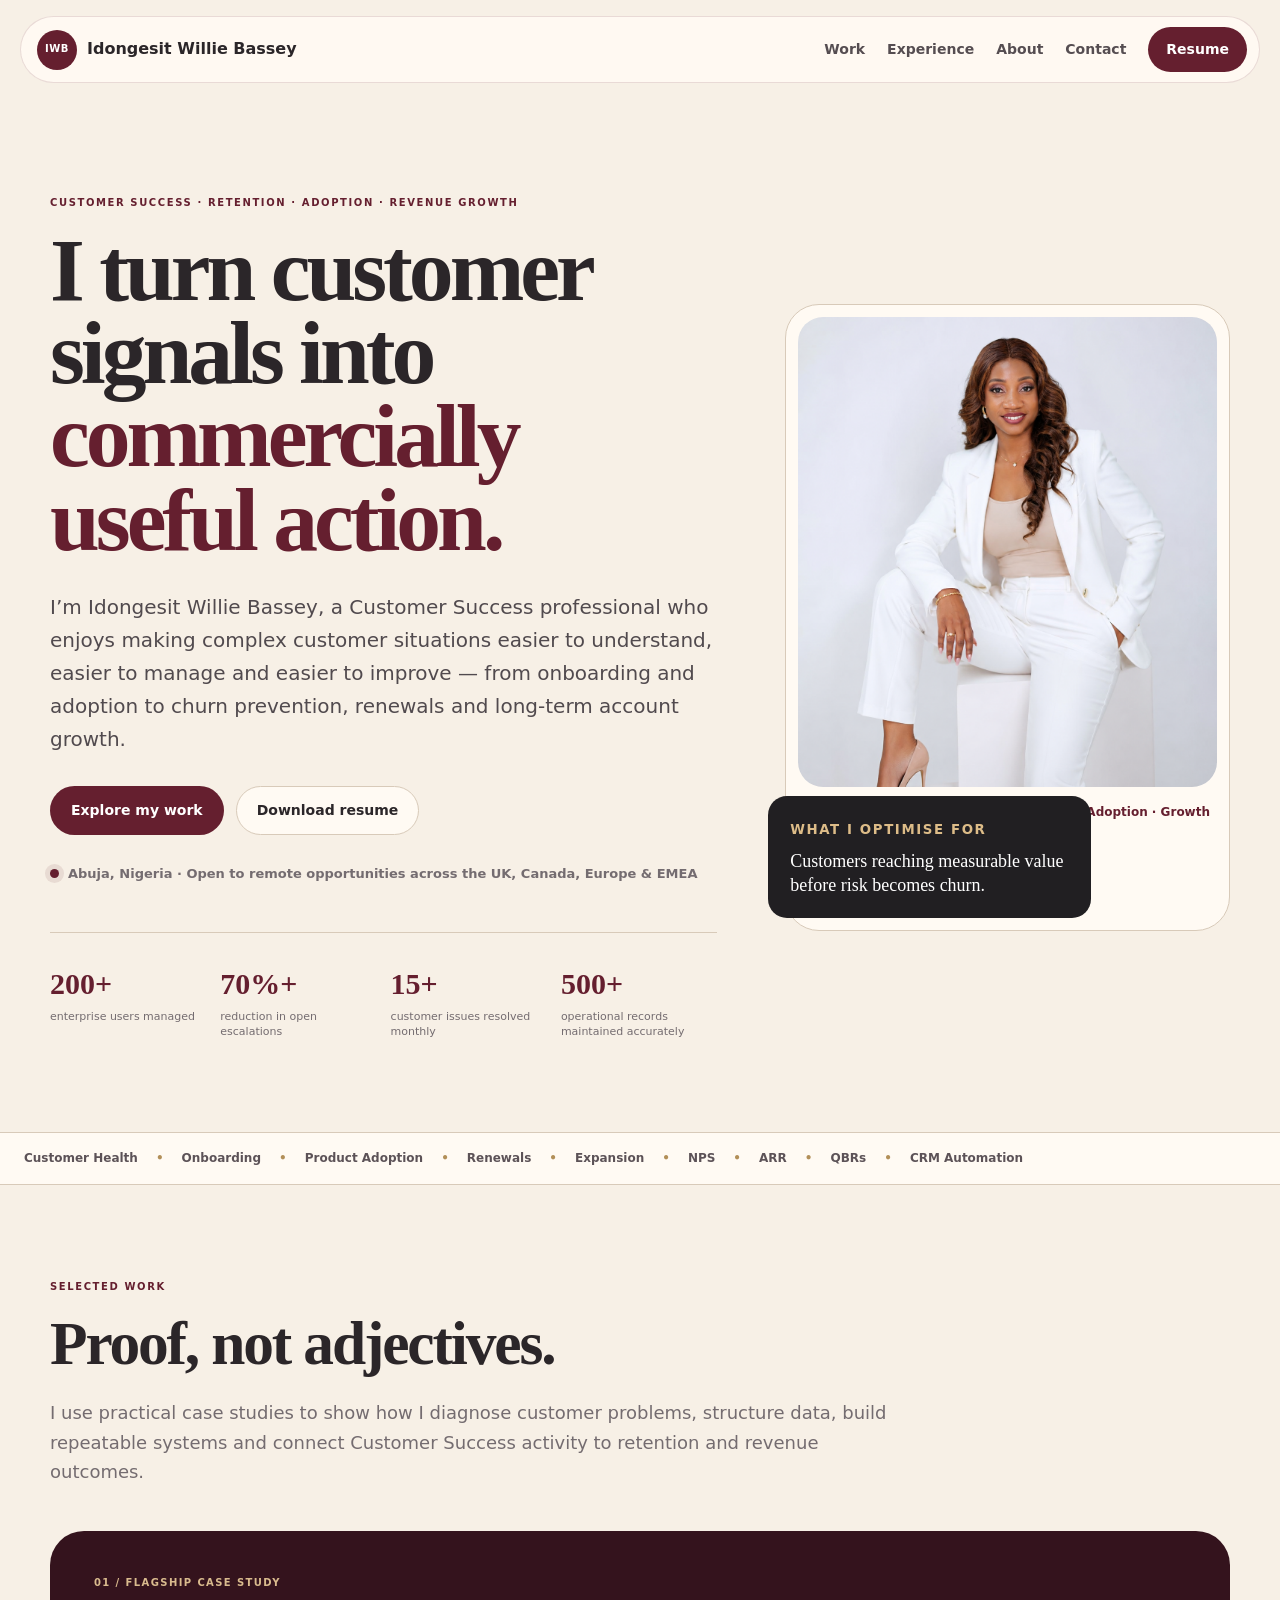
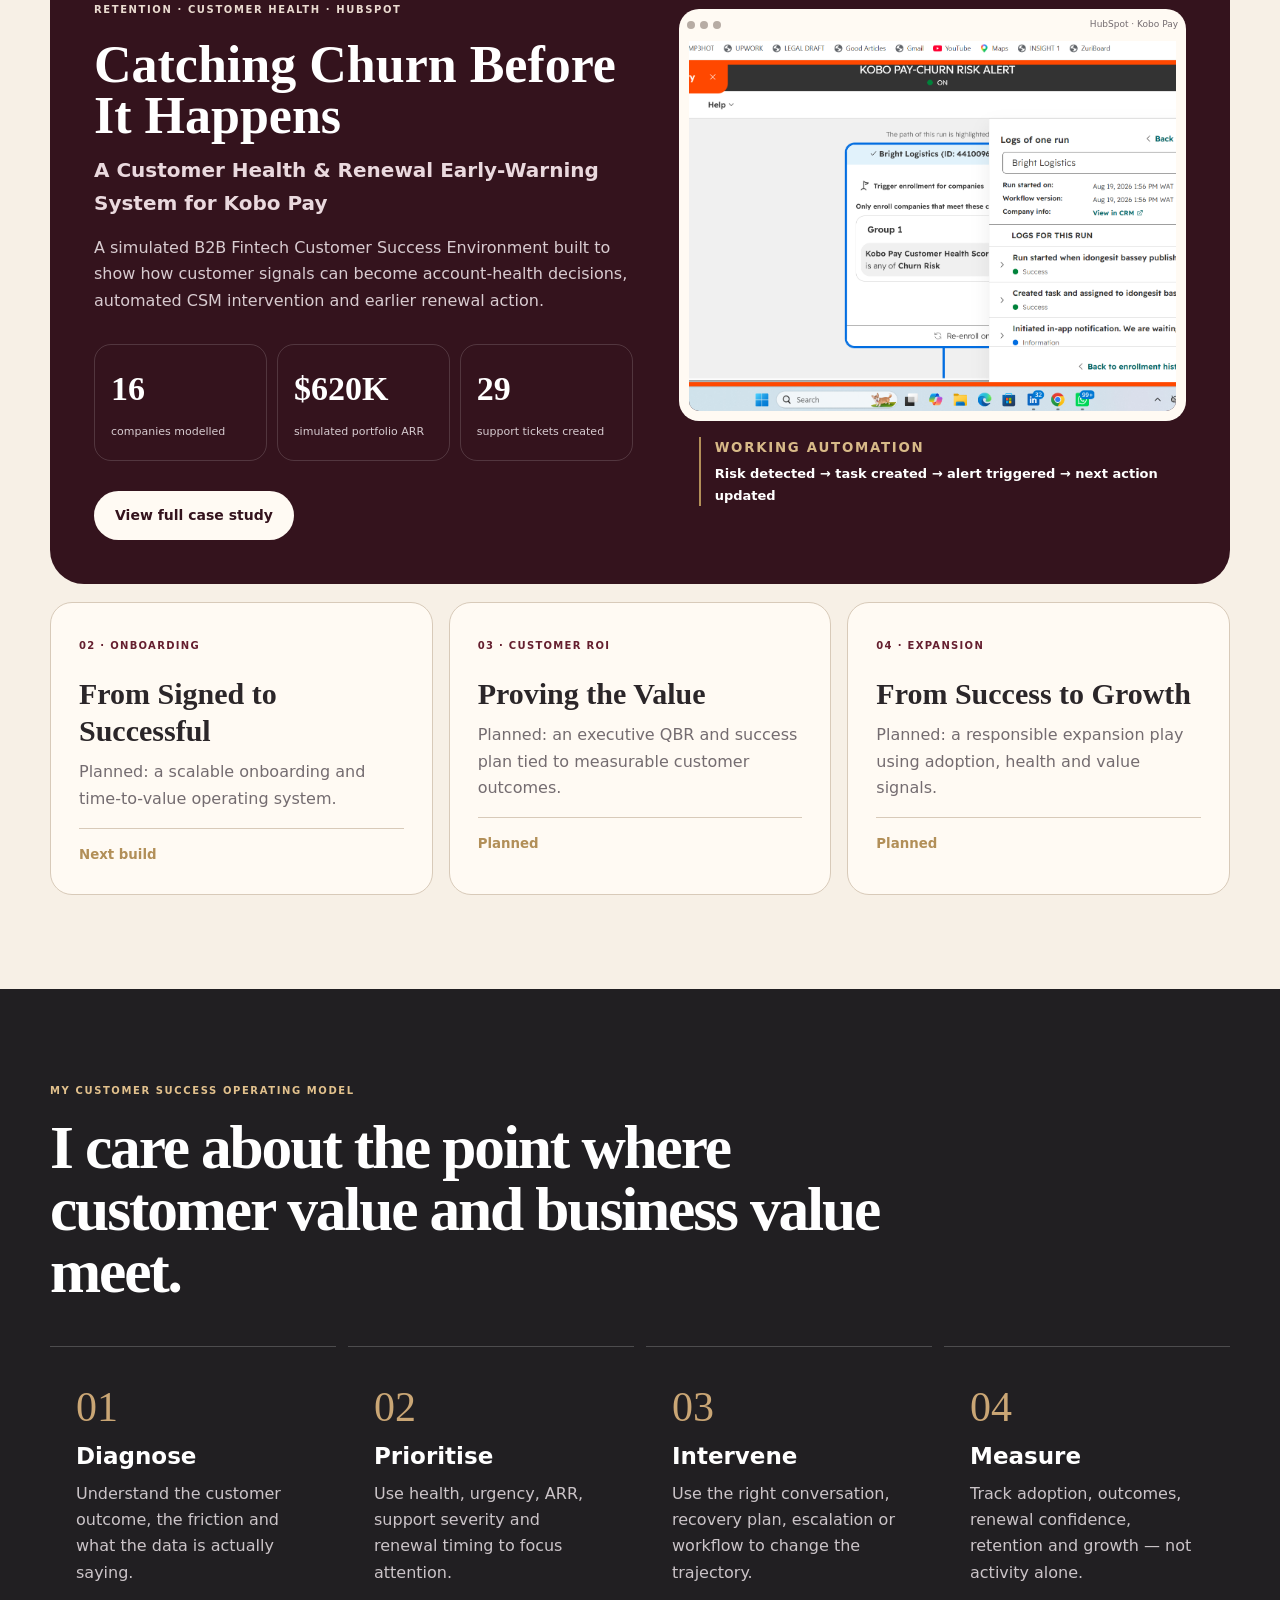
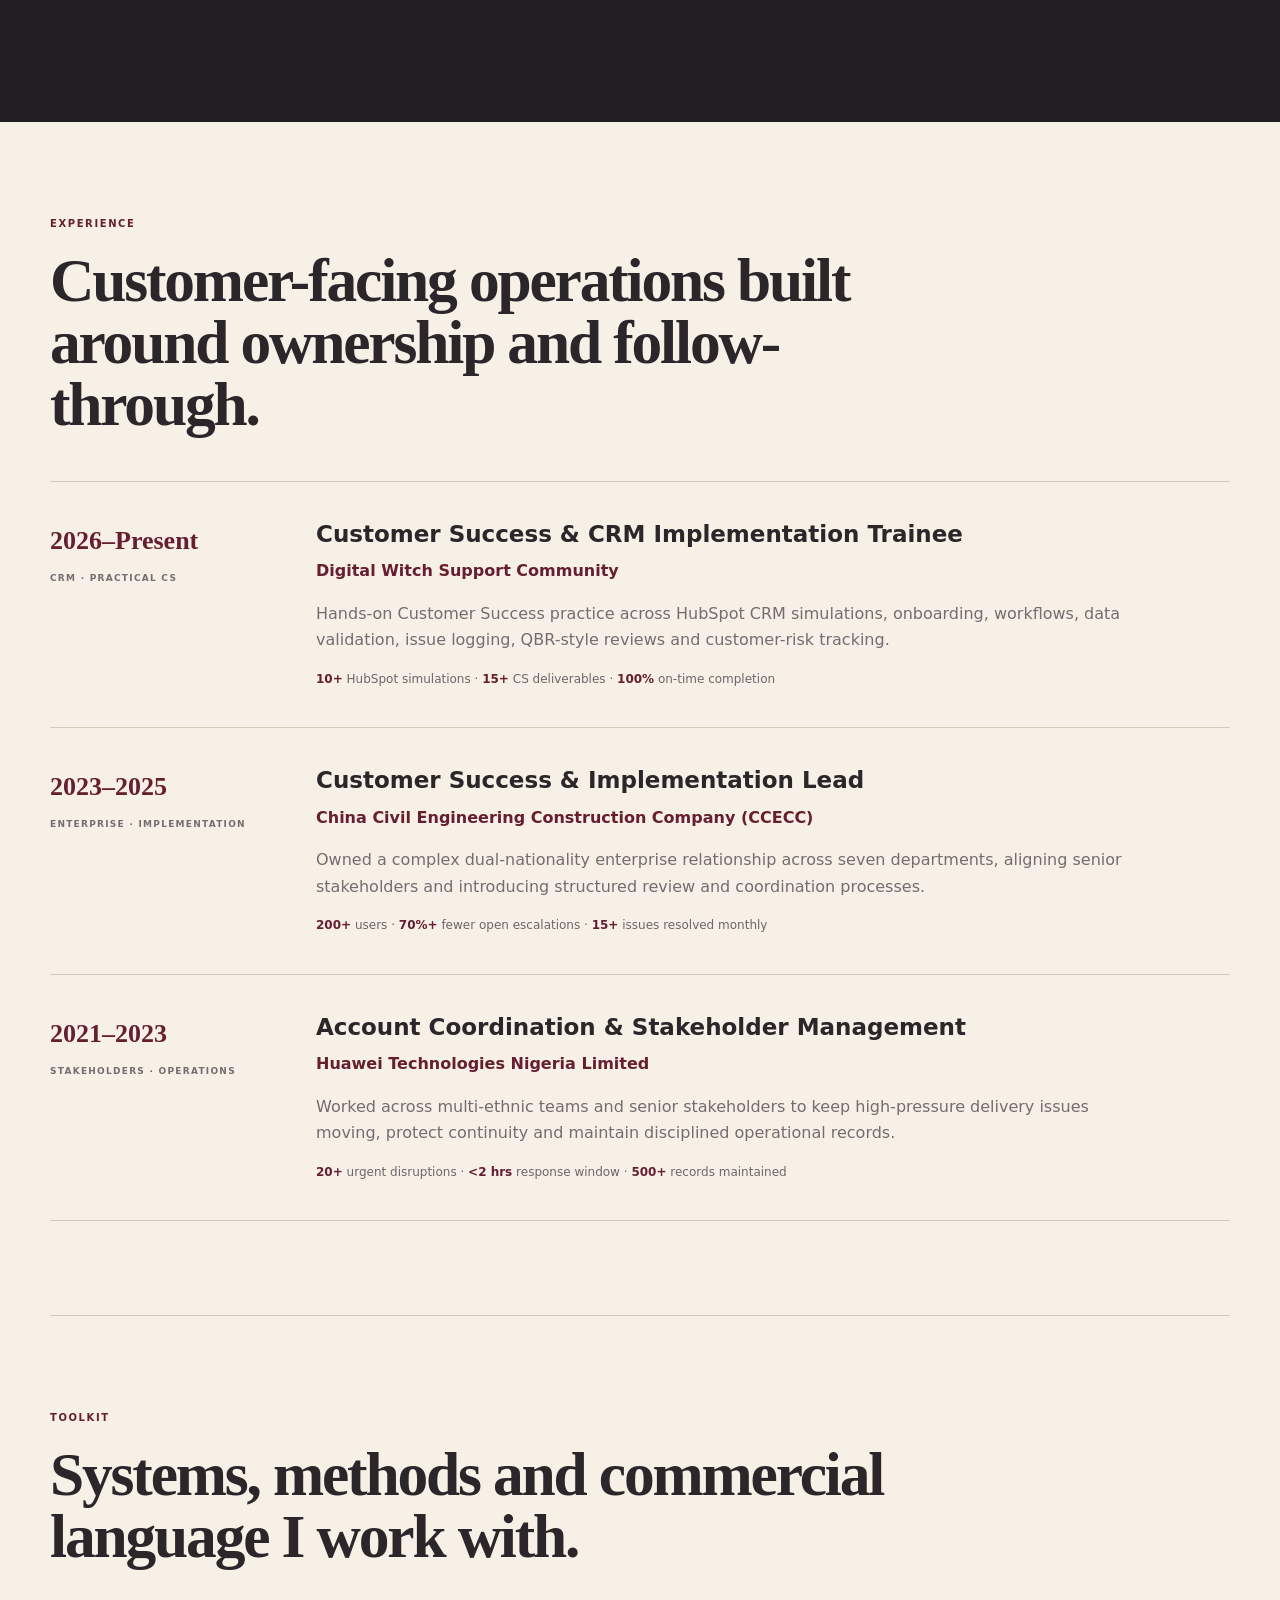
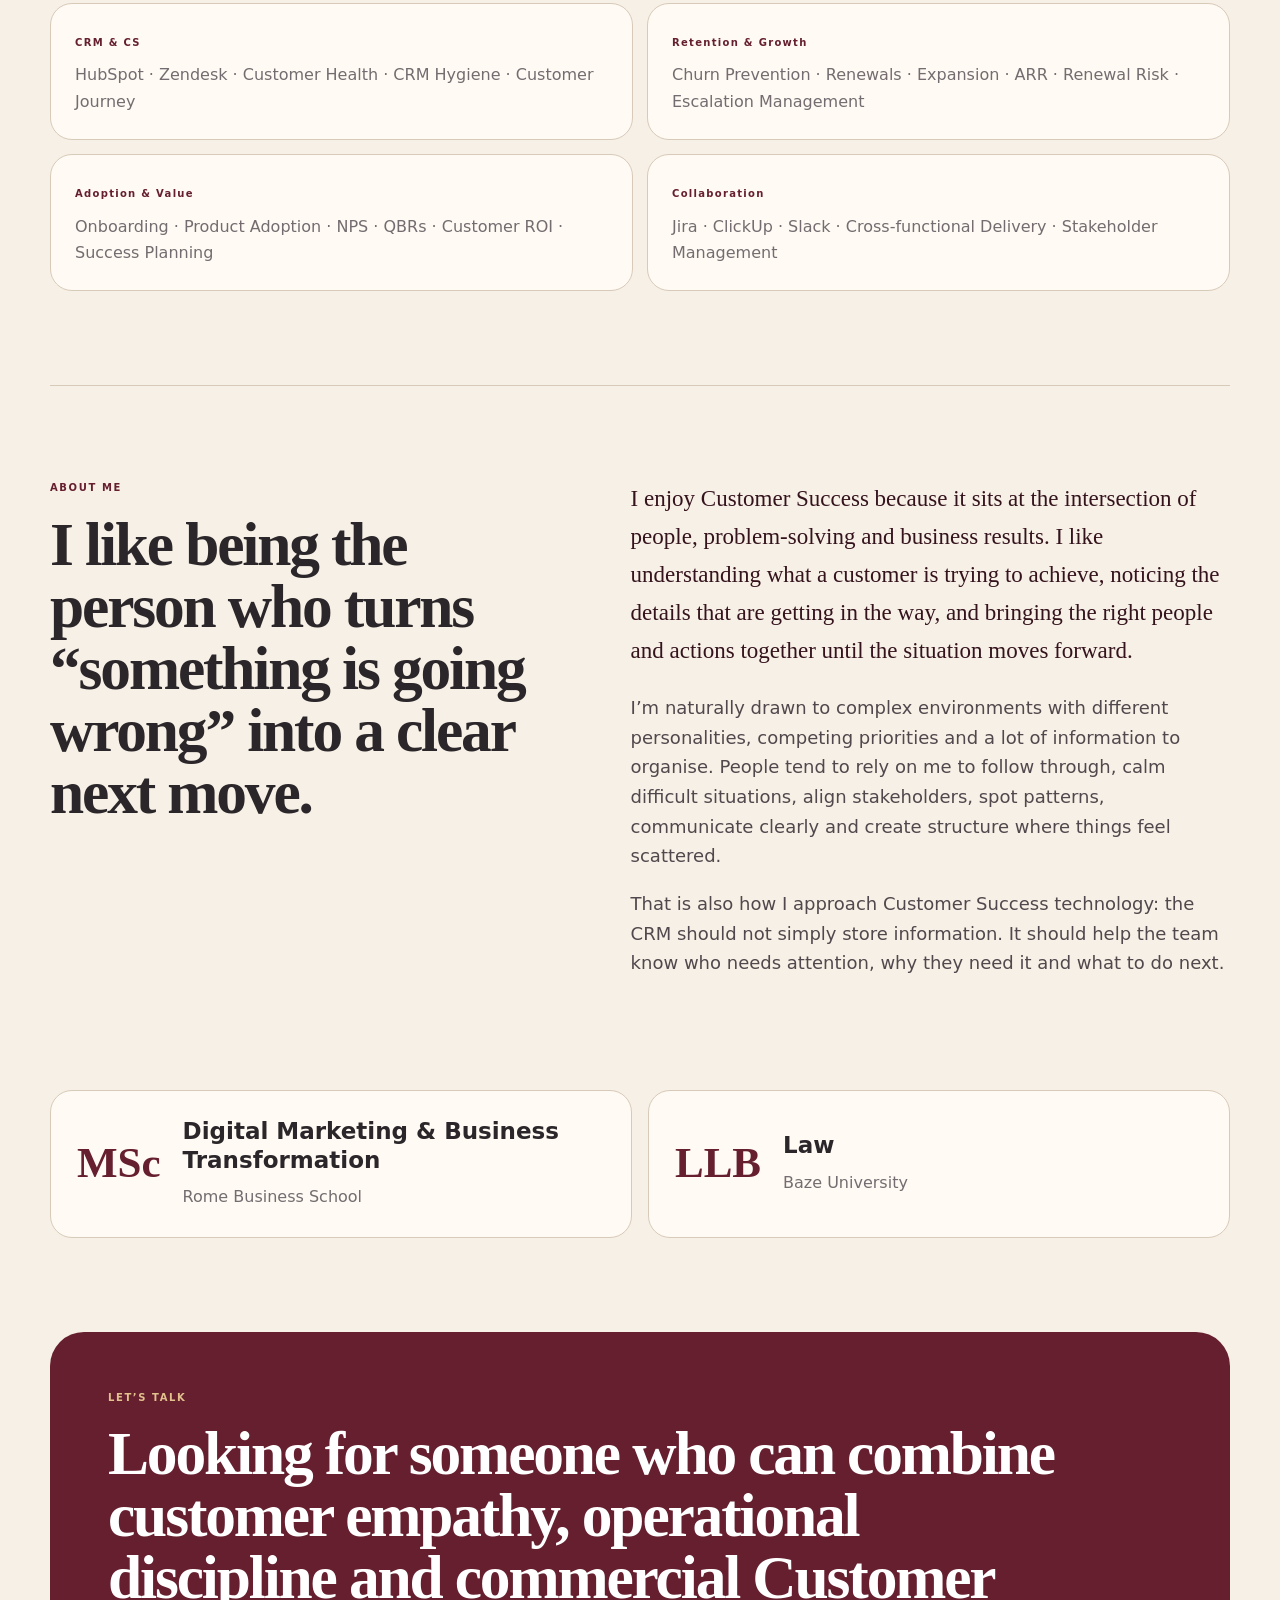
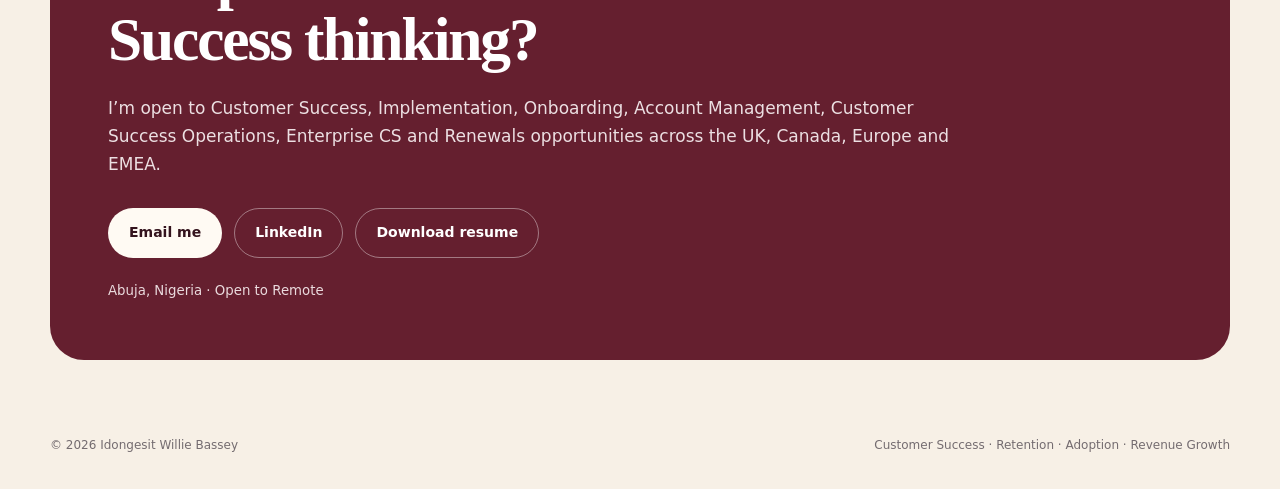
<file: index.html>
<!doctype html>
<html lang="en">
<head>
<meta charset="utf-8"><meta name="viewport" content="width=device-width,initial-scale=1">
<meta name="description" content="Idongesit Willie Bassey — Customer Success portfolio focused on retention, adoption, renewals, customer health and revenue growth.">
<meta name="theme-color" content="#651f2f">
<title>Idongesit Willie Bassey | Customer Success</title>
<link rel="stylesheet" href="styles.css">
</head>
<body>
<header class="nav-shell">
  <a class="brand" href="#top"><span class="monogram">IWB</span><span>Idongesit Willie Bassey</span></a>
  <nav><a href="#work">Work</a><a href="#experience">Experience</a><a href="#about">About</a><a href="#contact">Contact</a></nav>
  <a class="resume-chip" href="assets/resume/Idongesit-Willie-Bassey-Customer-Success-CV.pdf" target="_blank">Resume</a>
</header>

<main id="top">
<section class="hero wrap">
  <div class="hero-copy reveal">
    <p class="eyebrow">CUSTOMER SUCCESS · RETENTION · ADOPTION · REVENUE GROWTH</p>
    <h1>I turn customer signals into <em>commercially useful action.</em></h1>
    <p class="lede">I’m Idongesit Willie Bassey, a Customer Success professional who enjoys making complex customer situations easier to understand, easier to manage and easier to improve — from onboarding and adoption to churn prevention, renewals and long-term account growth.</p>
    <div class="cta-row"><a class="btn primary" href="#work">Explore my work</a><a class="btn ghost" href="assets/resume/Idongesit-Willie-Bassey-Customer-Success-CV.pdf" target="_blank">Download resume</a></div>
    <p class="location"><i></i> Abuja, Nigeria · Open to remote opportunities across the UK, Canada, Europe & EMEA</p>
    <div class="hero-proof">
      <div><strong>200+</strong><span>enterprise users managed</span></div>
      <div><strong>70%+</strong><span>reduction in open escalations</span></div>
      <div><strong>15+</strong><span>customer issues resolved monthly</span></div>
      <div><strong>500+</strong><span>operational records maintained accurately</span></div>
    </div>
  </div>
  <aside class="portrait reveal">
    <div class="photo-slot"><img src="assets/images/idongesit-willie-bassey-professional.png" alt="Professional portrait of Idongesit Willie Bassey"></div>
    <div class="photo-meta"><span>Customer Success</span><b>Retention · Adoption · Growth</b></div>
    <div class="floating-note"><small>WHAT I OPTIMISE FOR</small><p>Customers reaching measurable value before risk becomes churn.</p></div>
  </aside>
</section>

<div class="ticker"><span>Customer Health</span><b>•</b><span>Onboarding</span><b>•</b><span>Product Adoption</span><b>•</b><span>Renewals</span><b>•</b><span>Expansion</span><b>•</b><span>NPS</span><b>•</b><span>ARR</span><b>•</b><span>QBRs</span><b>•</b><span>CRM Automation</span></div>

<section class="wrap block" id="work">
  <div class="intro reveal"><p class="eyebrow">SELECTED WORK</p><h2>Proof, not adjectives.</h2><p>I use practical case studies to show how I diagnose customer problems, structure data, build repeatable systems and connect Customer Success activity to retention and revenue outcomes.</p></div>

  <article class="flagship reveal">
    <div>
      <p class="overline">01 / FLAGSHIP CASE STUDY</p>
      <p class="eyebrow light">RETENTION · CUSTOMER HEALTH · HUBSPOT</p>
      <h3>Catching Churn Before It Happens</h3>
      <h4>A Customer Health & Renewal Early-Warning System for Kobo Pay</h4>
      <p>A simulated B2B Fintech Customer Success Environment built to show how customer signals can become account-health decisions, automated CSM intervention and earlier renewal action.</p>
      <div class="case-metrics"><div><b>16</b><span>companies modelled</span></div><div><b>$620K</b><span>simulated portfolio ARR</span></div><div><b>29</b><span>support tickets created</span></div></div>
      <a class="btn cream" href="kobo-pay.html">View full case study</a>
    </div>
    <div class="proof-window">
      <div class="window-head"><i></i><i></i><i></i><span>HubSpot · Kobo Pay</span></div>
      <img src="assets/images/churn-risk-run-history.png" alt="HubSpot workflow run history proving the Kobo Pay churn automation executed">
      <div class="proof-caption"><small>WORKING AUTOMATION</small><b>Risk detected → task created → alert triggered → next action updated</b></div>
    </div>
  </article>

  <div class="teasers">
    <article class="reveal"><span>02 · ONBOARDING</span><h3>From Signed to Successful</h3><p>Planned: a scalable onboarding and time-to-value operating system.</p><small>Next build</small></article>
    <article class="reveal"><span>03 · CUSTOMER ROI</span><h3>Proving the Value</h3><p>Planned: an executive QBR and success plan tied to measurable customer outcomes.</p><small>Planned</small></article>
    <article class="reveal"><span>04 · EXPANSION</span><h3>From Success to Growth</h3><p>Planned: a responsible expansion play using adoption, health and value signals.</p><small>Planned</small></article>
  </div>
</section>

<section class="dark">
  <div class="wrap block">
    <div class="intro reveal"><p class="eyebrow gold">MY CUSTOMER SUCCESS OPERATING MODEL</p><h2>I care about the point where customer value and business value meet.</h2></div>
    <div class="model">
      <article class="reveal"><span>01</span><h3>Diagnose</h3><p>Understand the customer outcome, the friction and what the data is actually saying.</p></article>
      <article class="reveal"><span>02</span><h3>Prioritise</h3><p>Use health, urgency, ARR, support severity and renewal timing to focus attention.</p></article>
      <article class="reveal"><span>03</span><h3>Intervene</h3><p>Use the right conversation, recovery plan, escalation or workflow to change the trajectory.</p></article>
      <article class="reveal"><span>04</span><h3>Measure</h3><p>Track adoption, outcomes, renewal confidence, retention and growth — not activity alone.</p></article>
    </div>
  </div>
</section>

<section class="wrap block" id="experience">
  <div class="intro reveal"><p class="eyebrow">EXPERIENCE</p><h2>Customer-facing operations built around ownership and follow-through.</h2></div>
  <div class="timeline">
    <article class="reveal"><div><b>2026–Present</b><span>CRM · PRACTICAL CS</span></div><div><h3>Customer Success & CRM Implementation Trainee</h3><p class="company">Digital Witch Support Community</p><p>Hands-on Customer Success practice across HubSpot CRM simulations, onboarding, workflows, data validation, issue logging, QBR-style reviews and customer-risk tracking.</p><aside><b>10+</b> HubSpot simulations · <b>15+</b> CS deliverables · <b>100%</b> on-time completion</aside></div></article>
    <article class="reveal"><div><b>2023–2025</b><span>ENTERPRISE · IMPLEMENTATION</span></div><div><h3>Customer Success & Implementation Lead</h3><p class="company">China Civil Engineering Construction Company (CCECC)</p><p>Owned a complex dual-nationality enterprise relationship across seven departments, aligning senior stakeholders and introducing structured review and coordination processes.</p><aside><b>200+</b> users · <b>70%+</b> fewer open escalations · <b>15+</b> issues resolved monthly</aside></div></article>
    <article class="reveal"><div><b>2021–2023</b><span>STAKEHOLDERS · OPERATIONS</span></div><div><h3>Account Coordination & Stakeholder Management</h3><p class="company">Huawei Technologies Nigeria Limited</p><p>Worked across multi-ethnic teams and senior stakeholders to keep high-pressure delivery issues moving, protect continuity and maintain disciplined operational records.</p><aside><b>20+</b> urgent disruptions · <b>&lt;2 hrs</b> response window · <b>500+</b> records maintained</aside></div></article>
  </div>
</section>

<section class="wrap block toolkit">
  <div class="intro reveal"><p class="eyebrow">TOOLKIT</p><h2>Systems, methods and commercial language I work with.</h2></div>
  <div class="tool-grid">
    <div class="reveal"><span>CRM & CS</span><p>HubSpot · Zendesk · Customer Health · CRM Hygiene · Customer Journey</p></div>
    <div class="reveal"><span>Retention & Growth</span><p>Churn Prevention · Renewals · Expansion · ARR · Renewal Risk · Escalation Management</p></div>
    <div class="reveal"><span>Adoption & Value</span><p>Onboarding · Product Adoption · NPS · QBRs · Customer ROI · Success Planning</p></div>
    <div class="reveal"><span>Collaboration</span><p>Jira · ClickUp · Slack · Cross-functional Delivery · Stakeholder Management</p></div>
  </div>
</section>

<section class="wrap block about" id="about">
  <div class="reveal"><p class="eyebrow">ABOUT ME</p><h2>I like being the person who turns “something is going wrong” into a clear next move.</h2></div>
  <div class="about-copy reveal">
    <p>I enjoy Customer Success because it sits at the intersection of people, problem-solving and business results. I like understanding what a customer is trying to achieve, noticing the details that are getting in the way, and bringing the right people and actions together until the situation moves forward.</p>
    <p>I’m naturally drawn to complex environments with different personalities, competing priorities and a lot of information to organise. People tend to rely on me to follow through, calm difficult situations, align stakeholders, spot patterns, communicate clearly and create structure where things feel scattered.</p>
    <p>That is also how I approach Customer Success technology: the CRM should not simply store information. It should help the team know who needs attention, why they need it and what to do next.</p>
  </div>
</section>

<section class="wrap education">
  <article class="reveal"><b>MSc</b><div><h3>Digital Marketing & Business Transformation</h3><p>Rome Business School</p></div></article>
  <article class="reveal"><b>LLB</b><div><h3>Law</h3><p>Baze University</p></div></article>
</section>

<section class="wrap contact" id="contact">
  <p class="eyebrow gold">LET’S TALK</p>
  <h2>Looking for someone who can combine customer empathy, operational discipline and commercial Customer Success thinking?</h2>
  <p>I’m open to Customer Success, Implementation, Onboarding, Account Management, Customer Success Operations, Enterprise CS and Renewals opportunities across the UK, Canada, Europe and EMEA.</p>
  <div class="cta-row"><a class="btn cream" href="mailto:idongesitbassey1914@gmail.com">Email me</a><a class="btn outline" href="https://linkedin.com/in/idongesit-bassey-the-amazon" target="_blank">LinkedIn</a><a class="btn outline" href="assets/resume/Idongesit-Willie-Bassey-Customer-Success-CV.pdf" target="_blank">Download resume</a></div>
  <small>Abuja, Nigeria · Open to Remote</small>
</section>
</main>

<footer class="wrap"><span>© <span id="year"></span> Idongesit Willie Bassey</span><span>Customer Success · Retention · Adoption · Revenue Growth</span></footer>
<script src="script.js"></script>
</body></html>
</file>
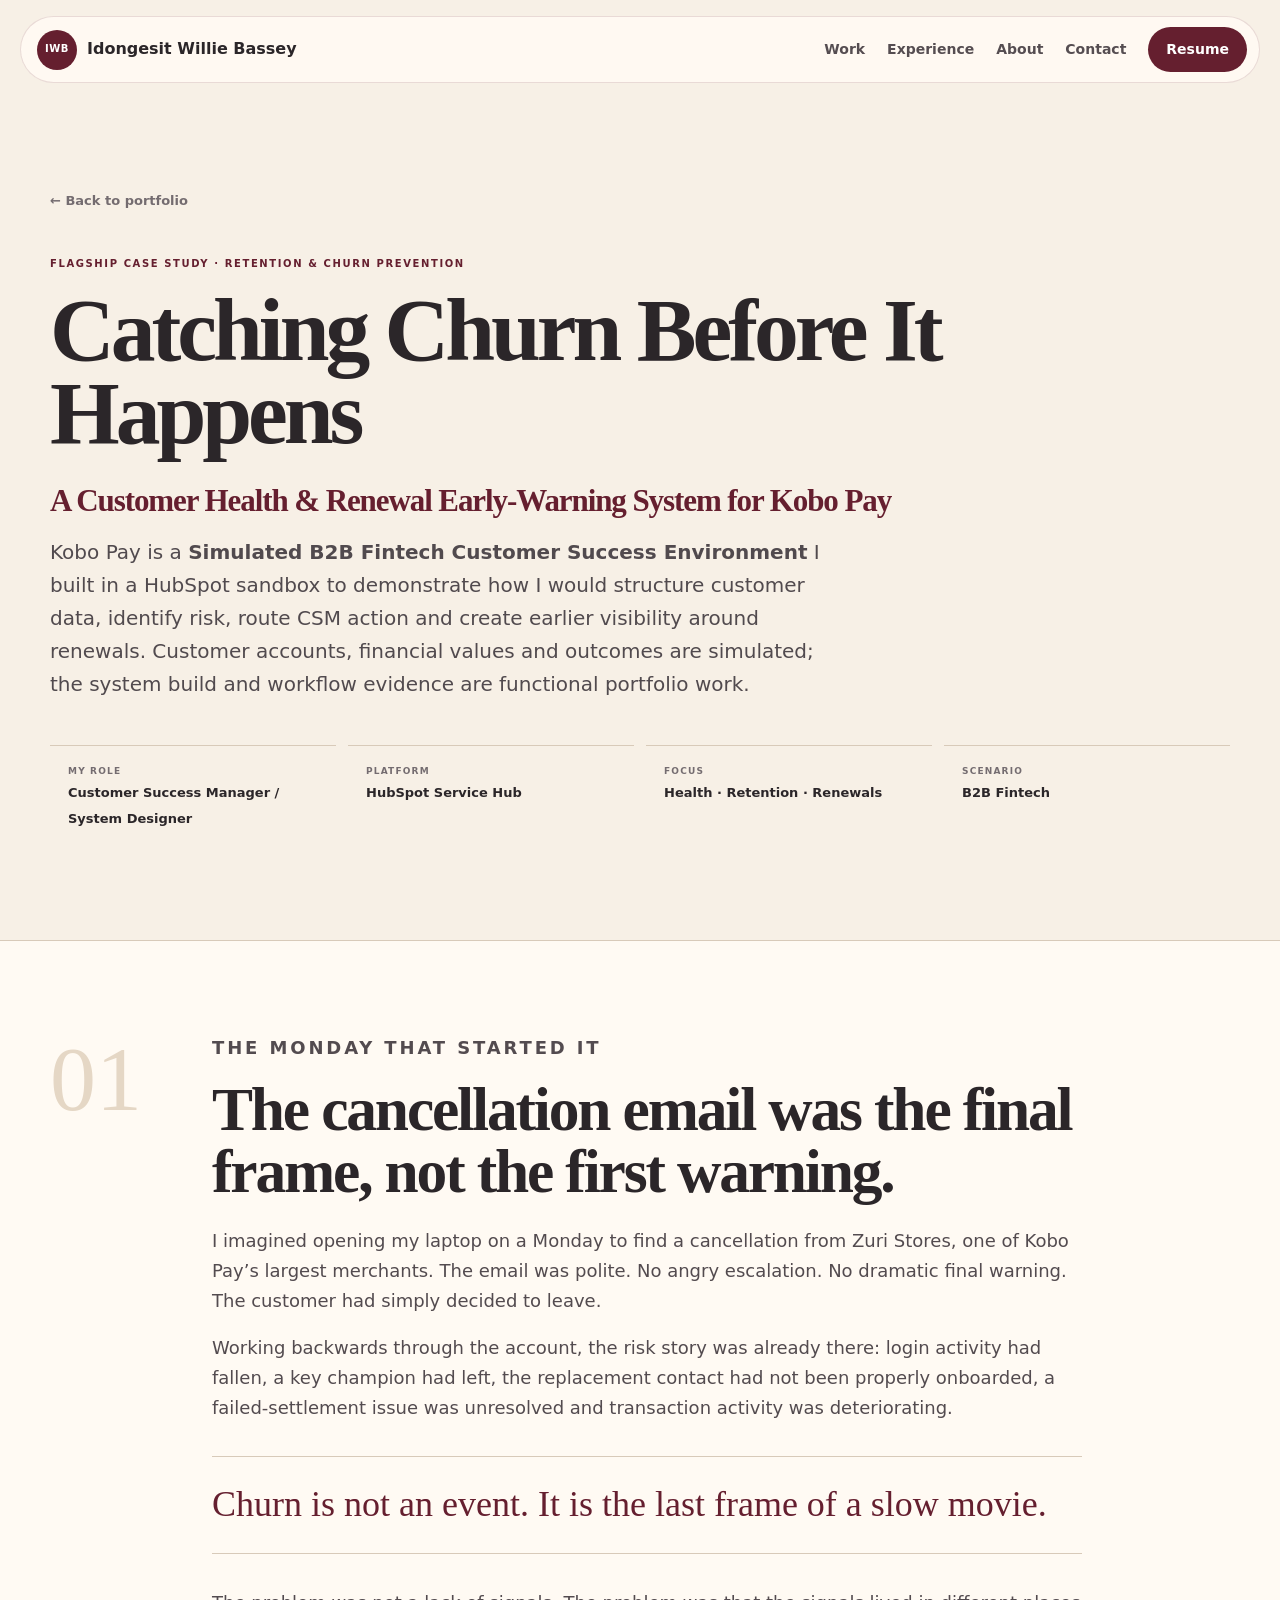
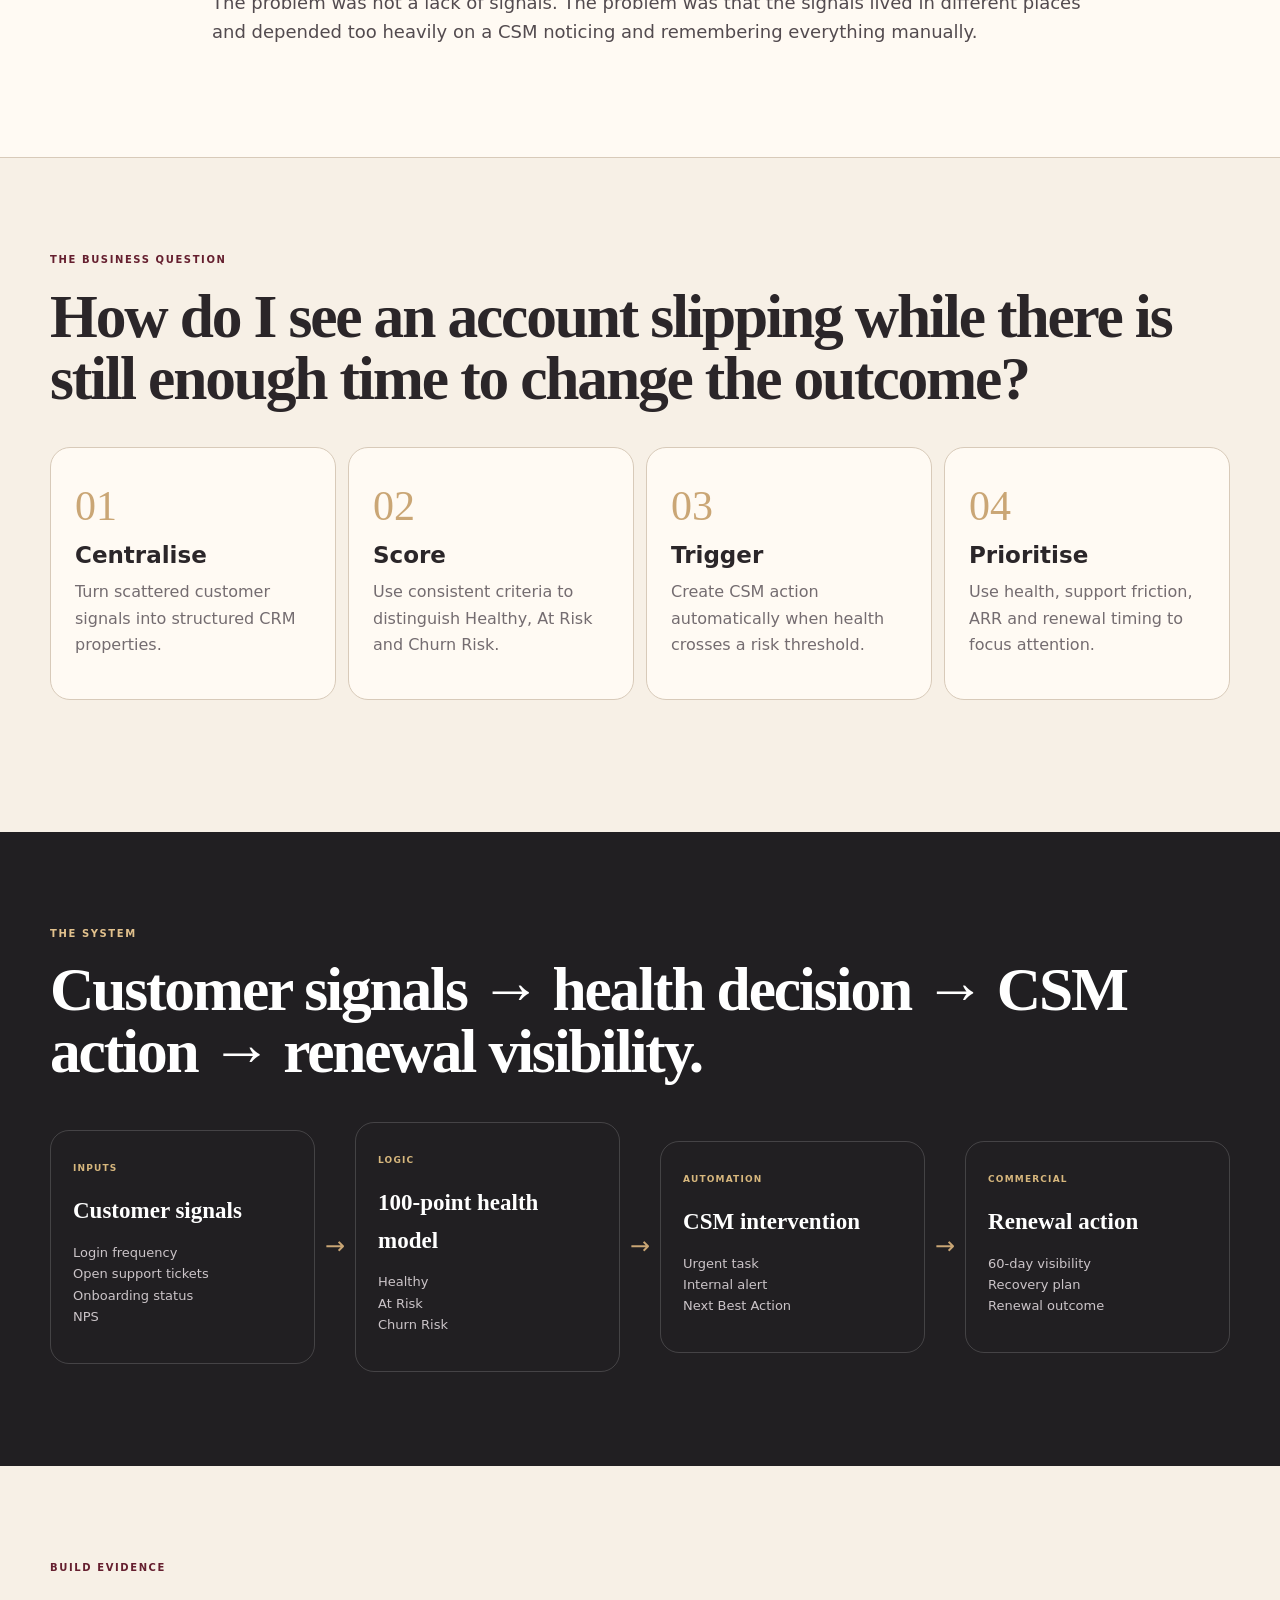
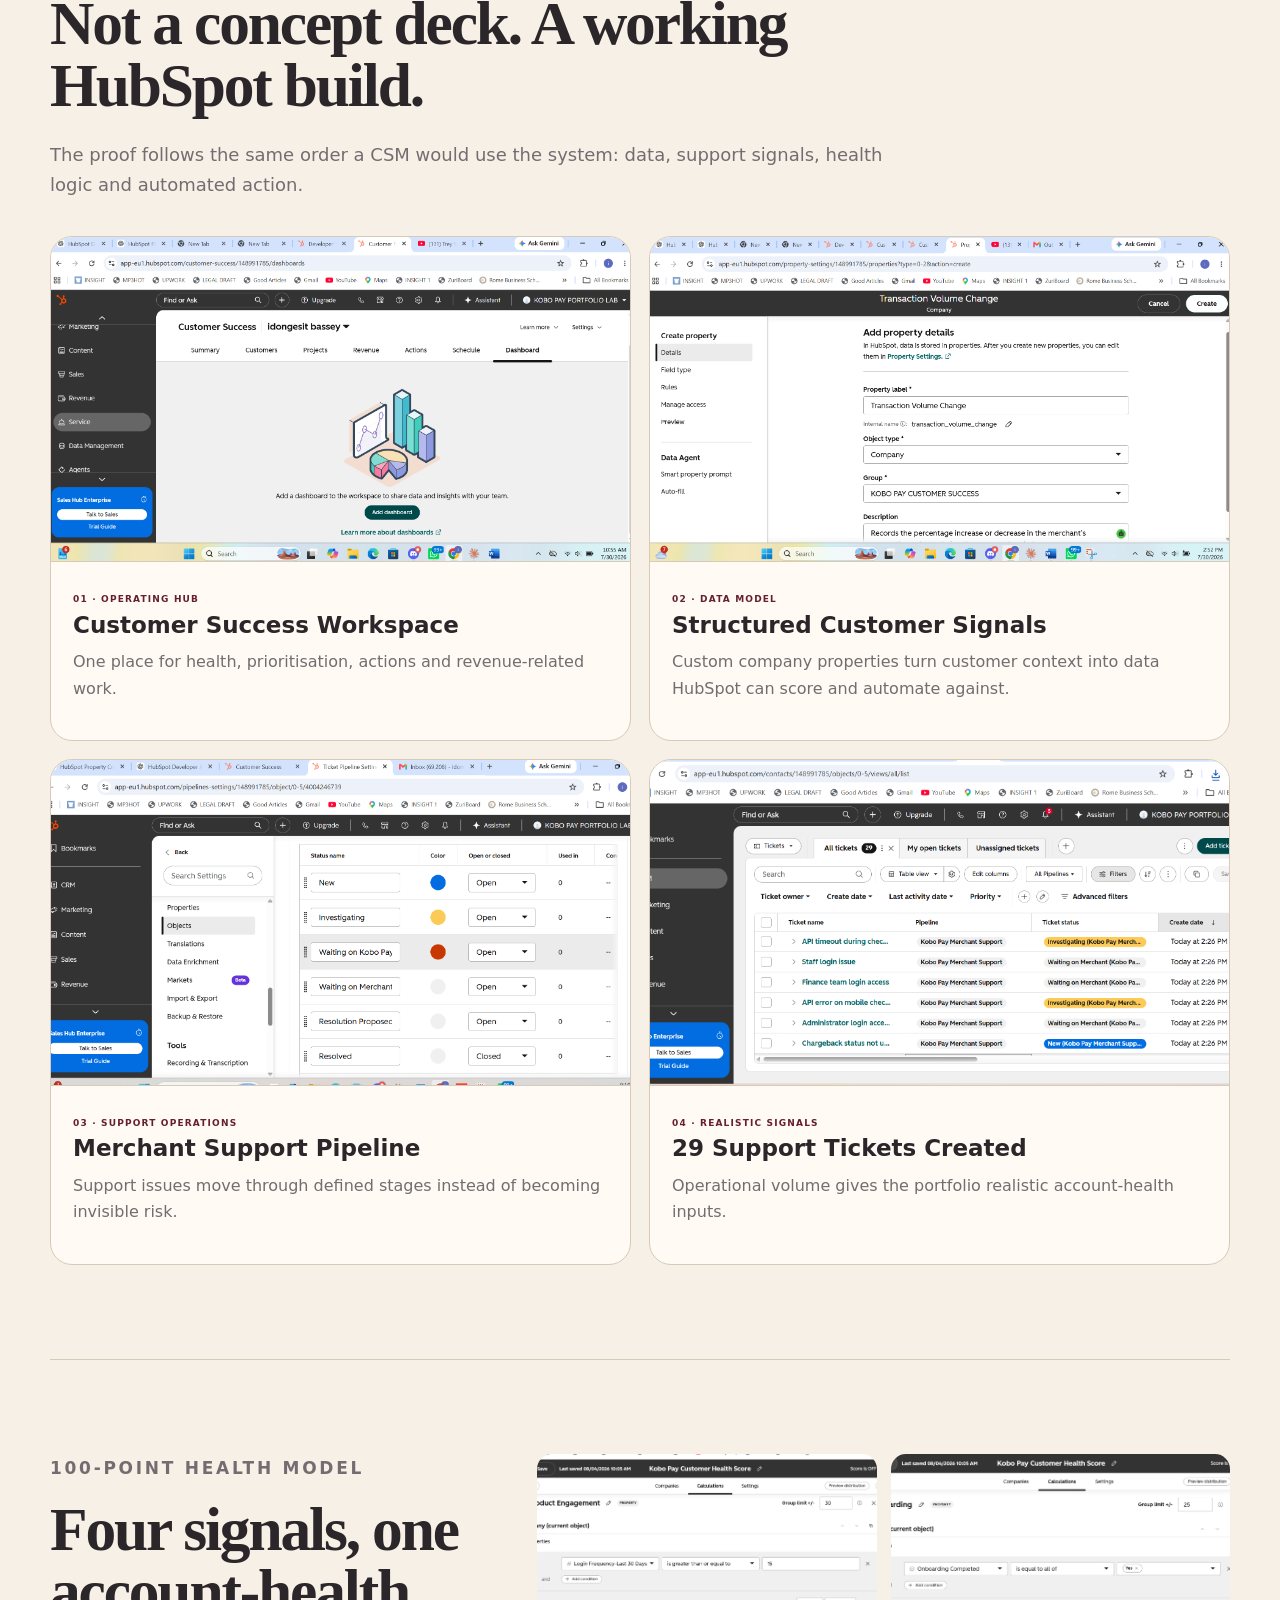
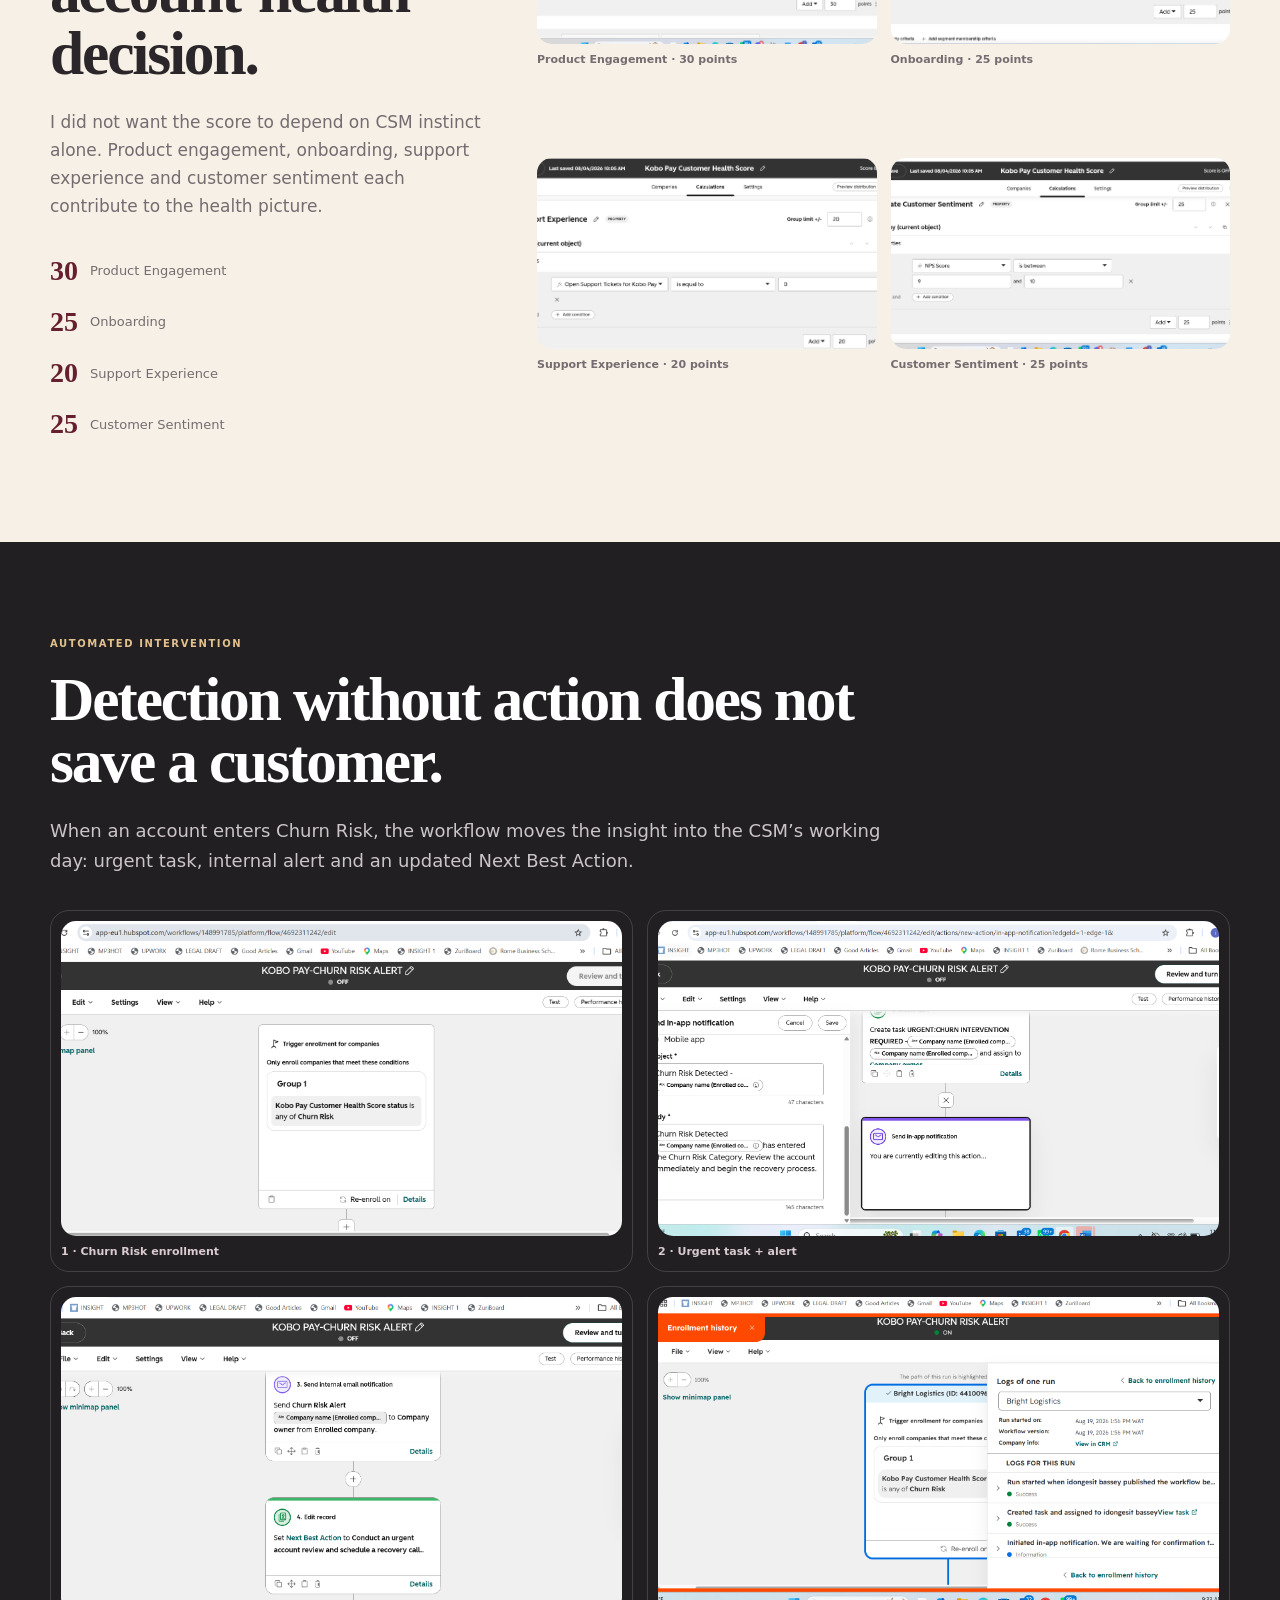
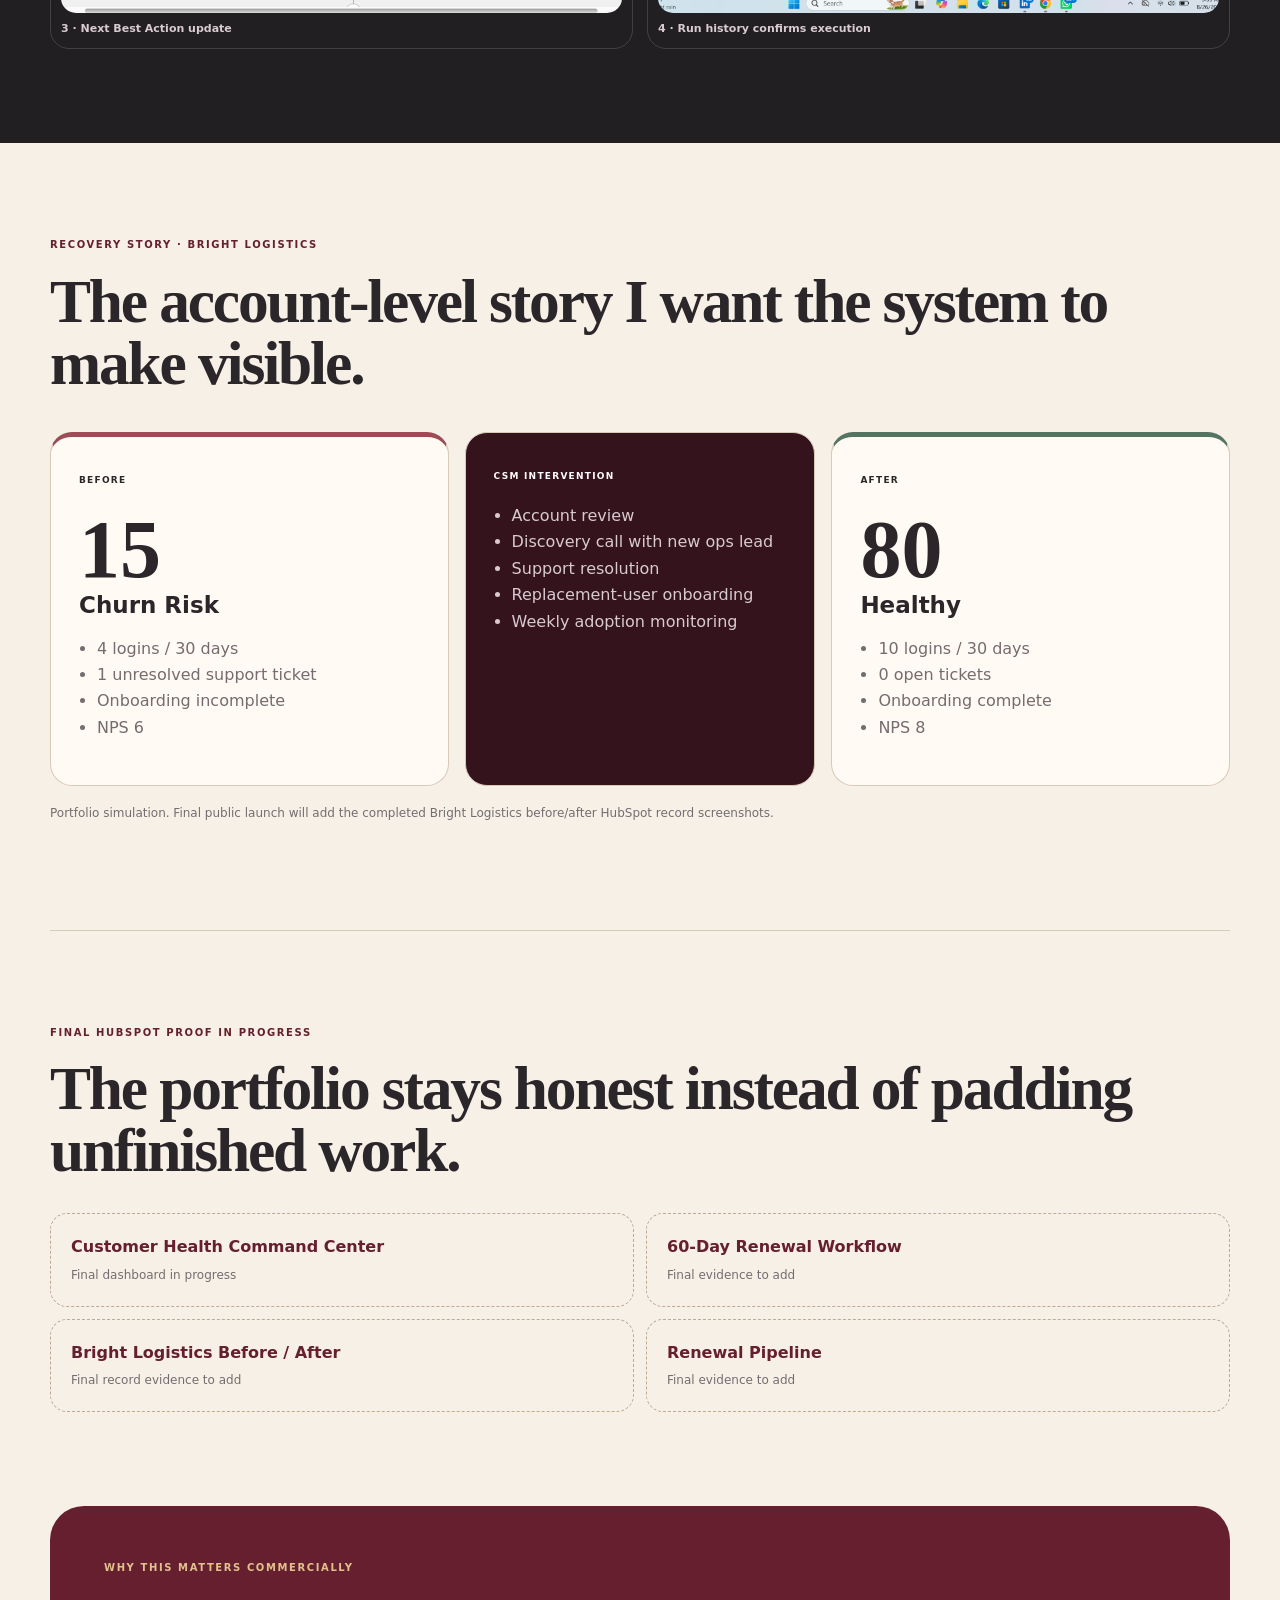
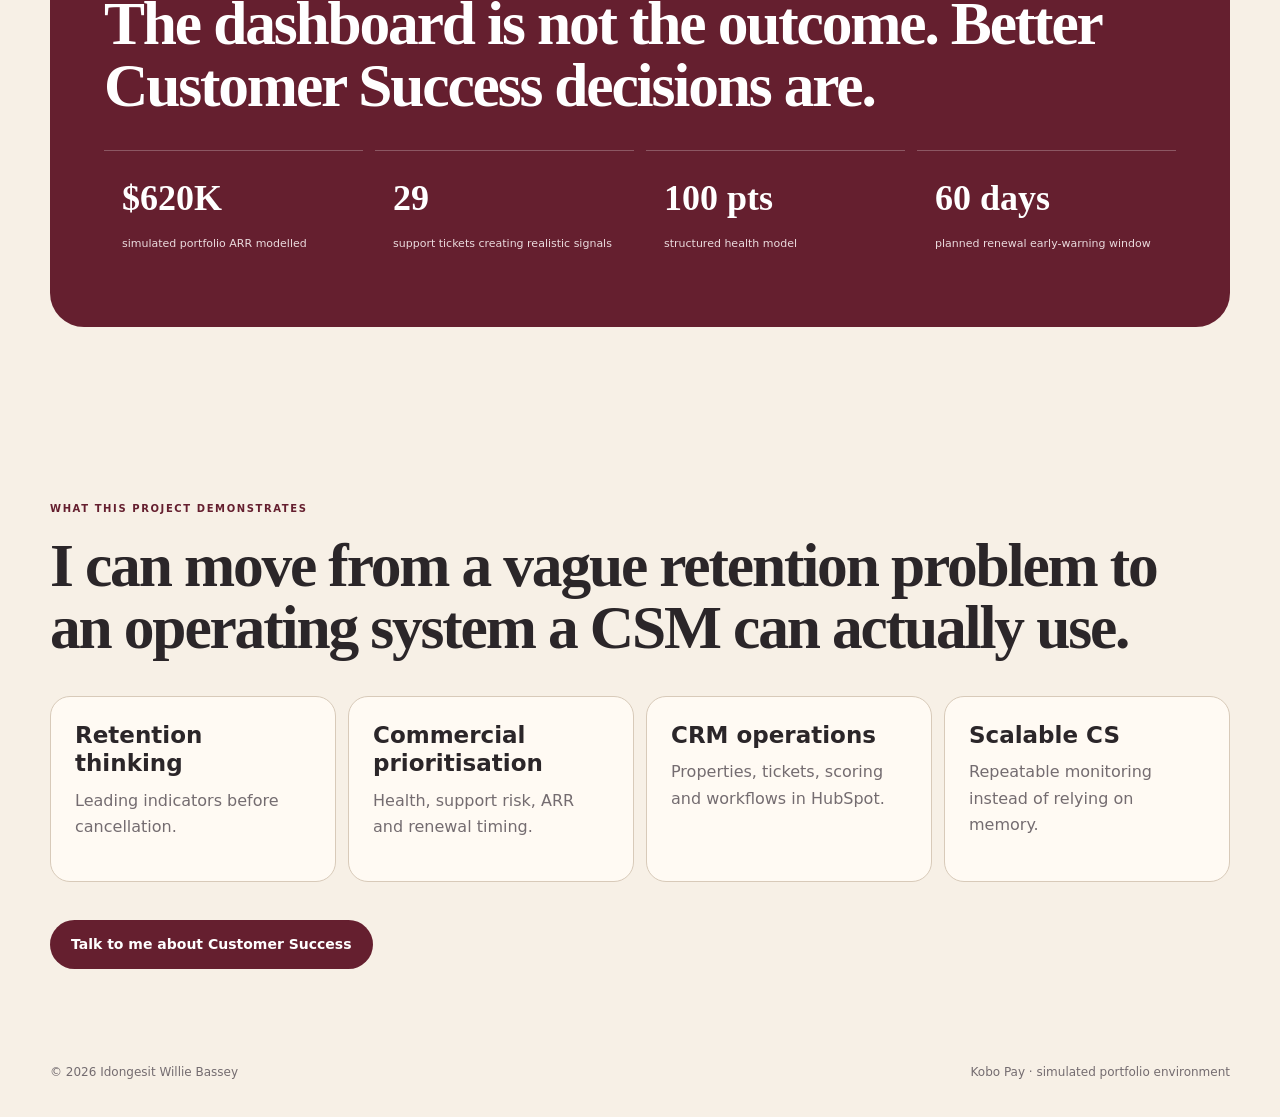
<file: kobo-pay.html>
<!doctype html>
<html lang="en">
<head>
<meta charset="utf-8"><meta name="viewport" content="width=device-width,initial-scale=1">
<meta name="description" content="Kobo Pay Customer Success case study by Idongesit Willie Bassey.">
<meta name="theme-color" content="#651f2f">
<title>Kobo Pay Case Study | Idongesit Willie Bassey</title>
<link rel="stylesheet" href="styles.css">
</head>
<body>
<header class="nav-shell">
<a class="brand" href="index.html"><span class="monogram">IWB</span><span>Idongesit Willie Bassey</span></a>
<nav><a href="index.html#work">Work</a><a href="index.html#experience">Experience</a><a href="index.html#about">About</a><a href="index.html#contact">Contact</a></nav>
<a class="resume-chip" href="assets/resume/Idongesit-Willie-Bassey-Customer-Success-CV.pdf" target="_blank">Resume</a>
</header>
<main>
<section class="wrap case-hero">
<a class="back" href="index.html">← Back to portfolio</a>
<p class="eyebrow">FLAGSHIP CASE STUDY · RETENTION & CHURN PREVENTION</p>
<h1>Catching Churn Before It Happens</h1>
<h2 class="case-kicker">A Customer Health & Renewal Early-Warning System for Kobo Pay</h2>
<p class="lede">Kobo Pay is a <b>Simulated B2B Fintech Customer Success Environment</b> I built in a HubSpot sandbox to demonstrate how I would structure customer data, identify risk, route CSM action and create earlier visibility around renewals. Customer accounts, financial values and outcomes are simulated; the system build and workflow evidence are functional portfolio work.</p>
<div class="meta"><div><span>MY ROLE</span><b>Customer Success Manager / System Designer</b></div><div><span>PLATFORM</span><b>HubSpot Service Hub</b></div><div><span>FOCUS</span><b>Health · Retention · Renewals</b></div><div><span>SCENARIO</span><b>B2B Fintech</b></div></div>
</section>

<section class="story">
<div class="wrap story-grid"><div class="story-no">01</div><div><p class="eyebrow">THE MONDAY THAT STARTED IT</p><h2>The cancellation email was the final frame, not the first warning.</h2><p>I imagined opening my laptop on a Monday to find a cancellation from Zuri Stores, one of Kobo Pay’s largest merchants. The email was polite. No angry escalation. No dramatic final warning. The customer had simply decided to leave.</p><p>Working backwards through the account, the risk story was already there: login activity had fallen, a key champion had left, the replacement contact had not been properly onboarded, a failed-settlement issue was unresolved and transaction activity was deteriorating.</p><blockquote>Churn is not an event. It is the last frame of a slow movie.</blockquote><p>The problem was not a lack of signals. The problem was that the signals lived in different places and depended too heavily on a CSM noticing and remembering everything manually.</p></div></div>
</section>

<section class="wrap block">
<p class="eyebrow">THE BUSINESS QUESTION</p><h2>How do I see an account slipping while there is still enough time to change the outcome?</h2>
<div class="four"><div><span>01</span><h3>Centralise</h3><p>Turn scattered customer signals into structured CRM properties.</p></div><div><span>02</span><h3>Score</h3><p>Use consistent criteria to distinguish Healthy, At Risk and Churn Risk.</p></div><div><span>03</span><h3>Trigger</h3><p>Create CSM action automatically when health crosses a risk threshold.</p></div><div><span>04</span><h3>Prioritise</h3><p>Use health, support friction, ARR and renewal timing to focus attention.</p></div></div>
</section>

<section class="dark">
<div class="wrap block">
<p class="eyebrow gold">THE SYSTEM</p><h2>Customer signals → health decision → CSM action → renewal visibility.</h2>
<div class="flow"><div><small>INPUTS</small><b>Customer signals</b><p>Login frequency<br>Open support tickets<br>Onboarding status<br>NPS</p></div><i>→</i><div><small>LOGIC</small><b>100-point health model</b><p>Healthy<br>At Risk<br>Churn Risk</p></div><i>→</i><div><small>AUTOMATION</small><b>CSM intervention</b><p>Urgent task<br>Internal alert<br>Next Best Action</p></div><i>→</i><div><small>COMMERCIAL</small><b>Renewal action</b><p>60-day visibility<br>Recovery plan<br>Renewal outcome</p></div></div>
</div></section>

<section class="wrap block">
<div class="intro"><p class="eyebrow">BUILD EVIDENCE</p><h2>Not a concept deck. A working HubSpot build.</h2><p>The proof follows the same order a CSM would use the system: data, support signals, health logic and automated action.</p></div>
<div class="evidence">
<article><img src="assets/images/customer-success-workspace.png" alt="HubSpot Customer Success workspace"><div><span>01 · OPERATING HUB</span><h3>Customer Success Workspace</h3><p>One place for health, prioritisation, actions and revenue-related work.</p></div></article>
<article><img src="assets/images/custom-property-creation.png" alt="HubSpot custom property creation"><div><span>02 · DATA MODEL</span><h3>Structured Customer Signals</h3><p>Custom company properties turn customer context into data HubSpot can score and automate against.</p></div></article>
<article><img src="assets/images/support-pipeline-stages.png" alt="Kobo Pay support pipeline"><div><span>03 · SUPPORT OPERATIONS</span><h3>Merchant Support Pipeline</h3><p>Support issues move through defined stages instead of becoming invisible risk.</p></div></article>
<article><img src="assets/images/support-tickets-29.png" alt="HubSpot list of support tickets"><div><span>04 · REALISTIC SIGNALS</span><h3>29 Support Tickets Created</h3><p>Operational volume gives the portfolio realistic account-health inputs.</p></div></article>
</div>
</section>

<section class="wrap block score-layout">
<div class="score-copy"><p class="eyebrow">100-POINT HEALTH MODEL</p><h2>Four signals, one account-health decision.</h2><p>I did not want the score to depend on CSM instinct alone. Product engagement, onboarding, support experience and customer sentiment each contribute to the health picture.</p><div class="weights"><b>30</b><span>Product Engagement</span><b>25</b><span>Onboarding</span><b>20</b><span>Support Experience</span><b>25</b><span>Customer Sentiment</span></div></div>
<div class="score-images"><figure><img src="assets/images/health-score-product-engagement.png"><figcaption>Product Engagement · 30 points</figcaption></figure><figure><img src="assets/images/health-score-onboarding.png"><figcaption>Onboarding · 25 points</figcaption></figure><figure><img src="assets/images/health-score-support-experience.png"><figcaption>Support Experience · 20 points</figcaption></figure><figure><img src="assets/images/health-score-customer-sentiment.png"><figcaption>Customer Sentiment · 25 points</figcaption></figure></div>
</section>

<section class="dark">
<div class="wrap block"><div class="intro"><p class="eyebrow gold">AUTOMATED INTERVENTION</p><h2>Detection without action does not save a customer.</h2><p>When an account enters Churn Risk, the workflow moves the insight into the CSM’s working day: urgent task, internal alert and an updated Next Best Action.</p></div>
<div class="workflow"><figure><img src="assets/images/churn-risk-trigger.png"><figcaption>1 · Churn Risk enrollment</figcaption></figure><figure><img src="assets/images/churn-risk-task-and-alert.png"><figcaption>2 · Urgent task + alert</figcaption></figure><figure><img src="assets/images/next-best-action-update.png"><figcaption>3 · Next Best Action update</figcaption></figure><figure><img src="assets/images/churn-risk-run-history.png"><figcaption>4 · Run history confirms execution</figcaption></figure></div>
</div></section>

<section class="wrap block">
<p class="eyebrow">RECOVERY STORY · BRIGHT LOGISTICS</p><h2>The account-level story I want the system to make visible.</h2>
<div class="before-after"><div class="ba risk"><span>BEFORE</span><b>15</b><h3>Churn Risk</h3><ul><li>4 logins / 30 days</li><li>1 unresolved support ticket</li><li>Onboarding incomplete</li><li>NPS 6</li></ul></div><div class="intervention"><span>CSM INTERVENTION</span><ul><li>Account review</li><li>Discovery call with new ops lead</li><li>Support resolution</li><li>Replacement-user onboarding</li><li>Weekly adoption monitoring</li></ul></div><div class="ba healthy"><span>AFTER</span><b>80</b><h3>Healthy</h3><ul><li>10 logins / 30 days</li><li>0 open tickets</li><li>Onboarding complete</li><li>NPS 8</li></ul></div></div>
<p class="fine">Portfolio simulation. Final public launch will add the completed Bright Logistics before/after HubSpot record screenshots.</p>
</section>

<section class="wrap block pending">
<p class="eyebrow">FINAL HUBSPOT PROOF IN PROGRESS</p><h2>The portfolio stays honest instead of padding unfinished work.</h2>
<div class="pending-grid"><div><b>Customer Health Command Center</b><span>Final dashboard in progress</span></div><div><b>60-Day Renewal Workflow</b><span>Final evidence to add</span></div><div><b>Bright Logistics Before / After</b><span>Final record evidence to add</span></div><div><b>Renewal Pipeline</b><span>Final evidence to add</span></div></div>
</section>

<section class="wrap commercial">
<p class="eyebrow gold">WHY THIS MATTERS COMMERCIALLY</p><h2>The dashboard is not the outcome. Better Customer Success decisions are.</h2>
<div class="commercial-grid"><div><b>$620K</b><span>simulated portfolio ARR modelled</span></div><div><b>29</b><span>support tickets creating realistic signals</span></div><div><b>100 pts</b><span>structured health model</span></div><div><b>60 days</b><span>planned renewal early-warning window</span></div></div>
</section>

<section class="wrap block">
<p class="eyebrow">WHAT THIS PROJECT DEMONSTRATES</p><h2>I can move from a vague retention problem to an operating system a CSM can actually use.</h2>
<div class="four"><div><h3>Retention thinking</h3><p>Leading indicators before cancellation.</p></div><div><h3>Commercial prioritisation</h3><p>Health, support risk, ARR and renewal timing.</p></div><div><h3>CRM operations</h3><p>Properties, tickets, scoring and workflows in HubSpot.</p></div><div><h3>Scalable CS</h3><p>Repeatable monitoring instead of relying on memory.</p></div></div>
<a class="btn primary" href="index.html#contact">Talk to me about Customer Success</a>
</section>
</main>
<footer class="wrap"><span>© <span id="year"></span> Idongesit Willie Bassey</span><span>Kobo Pay · simulated portfolio environment</span></footer>
<script src="script.js"></script>
</body></html>
</file>
<file: styles.css>
:root{--burg:#651f2f;--deep:#34131d;--wine:#812b40;--cream:#f7f0e6;--ivory:#fffaf3;--beige:#e5d7c5;--gold:#b28f58;--dark:#211f22;--ink:#2b2629;--muted:#746c70;--line:#d8cab9;--green:#557563;--risk:#9b4c55}
*{box-sizing:border-box}html{scroll-behavior:smooth}body{margin:0;background:var(--cream);color:var(--ink);font-family:Inter,system-ui,-apple-system,"Segoe UI",sans-serif;line-height:1.65}a{color:inherit}img{max-width:100%}::selection{background:var(--beige);color:var(--deep)}
.nav-shell{width:min(1240px,calc(100% - 28px));margin:16px auto 0;min-height:66px;padding:10px 12px 10px 16px;display:flex;align-items:center;gap:22px;background:rgba(255,250,243,.91);border:1px solid rgba(101,31,47,.14);border-radius:999px;backdrop-filter:blur(14px);position:sticky;top:9px;z-index:30}.brand{display:flex;align-items:center;gap:10px;text-decoration:none;font-weight:850}.monogram{width:40px;height:40px;border-radius:50%;display:grid;place-items:center;background:var(--burg);color:white;font-size:10px;letter-spacing:.06em}.nav-shell nav{display:flex;gap:22px;margin-left:auto}.nav-shell nav a{text-decoration:none;font-size:14px;font-weight:700;color:#554d51}.nav-shell nav a:hover{color:var(--burg)}.resume-chip{padding:11px 18px;border-radius:999px;background:var(--burg);color:white;text-decoration:none;font-size:14px;font-weight:850}
.wrap{width:min(1180px,calc(100% - 40px));margin:0 auto}.block{padding:94px 0}.eyebrow{font-size:10px;letter-spacing:.16em;font-weight:900;color:var(--burg);margin:0 0 16px}.gold{color:#e2c18d!important}.light{color:#eadbd0!important}h1,h2,.flagship h3,.case-kicker,blockquote{font-family:Georgia,"Times New Roman",serif}h1,h2,h3,p{margin-top:0}h1{font-size:clamp(54px,7vw,102px);line-height:.93;letter-spacing:-.045em;margin-bottom:30px}h1 em{font-style:normal;color:var(--burg)}h2{font-size:clamp(39px,4.8vw,68px);line-height:1.01;letter-spacing:-.035em;margin-bottom:24px}h3{font-size:23px;line-height:1.24;margin-bottom:10px}.lede{font-size:20px;color:#514a4e;max-width:790px}.intro{max-width:850px}.intro>p:last-child{font-size:18px;color:var(--muted)}
.hero{display:grid;grid-template-columns:1.2fr .8fr;gap:68px;align-items:center;padding:112px 0 92px}.cta-row{display:flex;gap:12px;flex-wrap:wrap;margin-top:30px}.btn{min-height:48px;padding:12px 20px;border-radius:999px;display:inline-flex;align-items:center;justify-content:center;text-decoration:none;font-size:14px;font-weight:850;border:1px solid transparent;transition:.25s}.primary{background:var(--burg);color:white}.primary:hover{background:var(--deep);transform:translateY(-2px)}.ghost{background:var(--ivory);border-color:var(--line)}.cream{background:var(--ivory);color:var(--deep)}.outline{border-color:rgba(255,255,255,.4);color:white}.location{display:flex;align-items:center;gap:9px;margin-top:28px;color:var(--muted);font-size:13px;font-weight:700}.location i{width:9px;height:9px;background:var(--burg);border-radius:50%;box-shadow:0 0 0 5px rgba(101,31,47,.1)}.hero-proof{display:grid;grid-template-columns:repeat(4,1fr);gap:14px;margin-top:48px;padding-top:26px;border-top:1px solid var(--line)}.hero-proof div{display:flex;flex-direction:column}.hero-proof strong{font-family:Georgia,serif;font-size:30px;color:var(--burg)}.hero-proof span{font-size:11px;color:var(--muted);line-height:1.4}
.portrait{position:relative;padding:12px;background:var(--ivory);border:1px solid var(--line);border-radius:34px}.photo-slot{min-height:470px;border-radius:25px;overflow:hidden;background:var(--ivory)}.photo-slot img{width:100%;height:470px;display:block;object-fit:cover;object-position:50% 18%;filter:saturate(.96) contrast(1.01)}.photo-meta{display:flex;justify-content:space-between;gap:14px;padding:16px 7px 3px;font-size:12px}.photo-meta span{color:var(--muted)}.photo-meta b{color:var(--burg)}.floating-note{width:77%;margin:-30px 0 0 -30px;position:relative;background:var(--dark);color:white;border-radius:19px;padding:20px 22px}.floating-note small{color:#ddbc88;letter-spacing:.12em;font-weight:900}.floating-note p{font-family:Georgia,serif;font-size:18px;line-height:1.35;margin:7px 0 0}
.ticker{display:flex;gap:18px;align-items:center;overflow:hidden;white-space:nowrap;padding:16px 24px;background:var(--ivory);border-top:1px solid var(--line);border-bottom:1px solid var(--line);font-size:12px;font-weight:850;color:#5c5257}.ticker b{color:var(--gold)}
.flagship{margin-top:44px;padding:44px;border-radius:34px;background:var(--deep);color:white;display:grid;grid-template-columns:1.03fr .97fr;gap:46px;overflow:hidden}.overline{font-size:10px;letter-spacing:.14em;font-weight:900;color:#d9bb8e}.flagship h3{font-size:52px;line-height:.98;margin:22px 0 12px}.flagship h4{font-size:20px;color:#ead9de;margin:0 0 15px}.flagship>div>p:last-of-type{color:#d8cbd0}.case-metrics{display:grid;grid-template-columns:repeat(3,1fr);gap:10px;margin:30px 0}.case-metrics div{padding:16px;border:1px solid rgba(255,255,255,.15);border-radius:17px}.case-metrics b{display:block;font-family:Georgia,serif;font-size:34px}.case-metrics span{font-size:11px;color:#d7cbd0}.proof-window{align-self:center}.window-head{height:32px;display:flex;gap:5px;align-items:center;padding:0 8px;background:var(--ivory);border-radius:20px 20px 0 0}.window-head i{width:8px;height:8px;border-radius:50%;background:#b7aca4}.window-head span{margin-left:auto;font-size:9px;color:var(--muted)}.proof-window img{display:block;width:100%;aspect-ratio:4/3;object-fit:cover;background:white;border:10px solid var(--ivory);border-top:0;border-radius:0 0 20px 20px}.proof-caption{margin:16px 0 0 20px;padding-left:14px;border-left:2px solid var(--gold)}.proof-caption small{display:block;color:#d8ba88;letter-spacing:.13em;font-weight:900}.proof-caption b{display:block;font-size:13px;margin-top:4px}.teasers{display:grid;grid-template-columns:repeat(3,1fr);gap:16px;margin-top:18px}.teasers article{padding:28px;background:var(--ivory);border:1px solid var(--line);border-radius:22px}.teasers article>span,.tool-grid span{font-size:10px;letter-spacing:.13em;font-weight:900;color:var(--burg)}.teasers h3{font-family:Georgia,serif;font-size:30px;margin:18px 0 10px}.teasers p{color:var(--muted)}.teasers small{display:block;border-top:1px solid var(--line);padding-top:15px;color:var(--gold);font-weight:850}
.dark{background:var(--dark);color:white}.dark .intro>p:last-child{color:#cbc4c8}.model{display:grid;grid-template-columns:repeat(4,1fr);gap:12px;margin-top:44px}.model article{padding:26px;border-top:1px solid rgba(255,255,255,.2)}.model span,.four span{font-family:Georgia,serif;font-size:42px;color:#caa675}.model p{color:#cbc4c8}
.timeline{border-top:1px solid var(--line);margin-top:46px}.timeline article{display:grid;grid-template-columns:220px 1fr;gap:46px;padding:38px 0;border-bottom:1px solid var(--line)}.timeline article>div:first-child{display:flex;flex-direction:column;gap:8px}.timeline article>div:first-child b{font-family:Georgia,serif;font-size:26px;color:var(--burg)}.timeline article>div:first-child span{font-size:9px;letter-spacing:.14em;font-weight:900;color:var(--muted)}.company{color:var(--burg);font-weight:800}.timeline article>div:last-child>p:not(.company){color:var(--muted);max-width:820px}.timeline aside{font-size:12px;color:#6f6469}.timeline aside b{color:var(--burg)}
.toolkit{border-top:1px solid var(--line)}.tool-grid{display:grid;grid-template-columns:repeat(2,1fr);gap:14px;margin-top:36px}.tool-grid div{padding:24px;background:var(--ivory);border:1px solid var(--line);border-radius:22px}.tool-grid p{margin:8px 0 0;color:var(--muted)}
.about{display:grid;grid-template-columns:.92fr 1.08fr;gap:70px;border-top:1px solid var(--line)}.about-copy p{font-size:18px;color:#50484c}.about-copy p:first-child{font-family:Georgia,serif;font-size:23px;color:var(--deep)}.education{display:grid;grid-template-columns:1fr 1fr;gap:16px;padding-bottom:94px}.education article{display:flex;gap:22px;align-items:center;padding:26px;background:var(--ivory);border:1px solid var(--line);border-radius:22px}.education article>b{font-family:Georgia,serif;font-size:43px;color:var(--burg)}.education p{margin:0;color:var(--muted)}
.contact{margin-bottom:76px;padding:58px;background:var(--burg);color:white;border-radius:34px}.contact h2{max-width:980px}.contact>p:not(.eyebrow){max-width:850px;color:#ecdfe2;font-size:17px}.contact>small{display:block;margin-top:22px;color:#eadadd}
footer{padding:0 0 34px;display:flex;justify-content:space-between;gap:20px;color:var(--muted);font-size:12px}
.case-hero{padding:104px 0 90px}.back{display:inline-block;margin-bottom:44px;text-decoration:none;color:var(--muted);font-size:13px;font-weight:850}.case-kicker{font-size:31px;color:var(--burg);margin-bottom:20px}.meta{display:grid;grid-template-columns:repeat(4,1fr);gap:12px;margin-top:44px}.meta div{padding:18px;border-top:1px solid var(--line)}.meta span{display:block;font-size:9px;letter-spacing:.13em;color:var(--muted);font-weight:900}.meta b{font-size:13px}.story{background:var(--ivory);border-block:1px solid var(--line)}.story-grid{display:grid;grid-template-columns:120px 1fr;gap:42px;padding:92px 0}.story-no{font-family:Georgia,serif;font-size:92px;color:var(--beige);line-height:1}.story-grid>div:last-child{max-width:870px}.story-grid>div:last-child>p{font-size:18px;color:#534b4f}blockquote{font-size:36px;line-height:1.2;color:var(--burg);margin:34px 0;padding:26px 0;border-block:1px solid var(--line)}
.four{display:grid;grid-template-columns:repeat(4,1fr);gap:12px;margin:38px 0}.four div{padding:24px;background:var(--ivory);border:1px solid var(--line);border-radius:20px}.four p{color:var(--muted)}
.flow{display:grid;grid-template-columns:1fr auto 1fr auto 1fr auto 1fr;gap:10px;align-items:center;margin-top:40px}.flow>div{min-height:185px;padding:22px;border:1px solid rgba(255,255,255,.16);border-radius:19px}.flow small{font-size:9px;letter-spacing:.13em;color:#d7b77d;font-weight:900}.flow b{display:block;font-family:Georgia,serif;font-size:23px;margin:12px 0}.flow p{font-size:13px;color:#cbc4c8}.flow>i{font-style:normal;font-size:24px;color:#caa675}
.evidence{display:grid;grid-template-columns:repeat(2,1fr);gap:18px;margin-top:36px}.evidence article{overflow:hidden;background:var(--ivory);border:1px solid var(--line);border-radius:22px}.evidence img{display:block;width:100%;aspect-ratio:16/9;object-fit:cover;object-position:top;border-bottom:1px solid var(--line)}.evidence article>div{padding:22px}.evidence span{font-size:9px;letter-spacing:.13em;font-weight:900;color:var(--burg)}.evidence p{color:var(--muted)}
.score-layout{display:grid;grid-template-columns:.78fr 1.22fr;gap:44px;border-top:1px solid var(--line)}.score-copy p{color:var(--muted);font-size:17px}.weights{display:grid;grid-template-columns:auto 1fr;gap:5px 12px;margin-top:28px}.weights b{font-family:Georgia,serif;font-size:28px;color:var(--burg)}.weights span{align-self:center;color:var(--muted);font-size:13px}.score-images,.workflow{display:grid;grid-template-columns:repeat(2,1fr);gap:14px}.score-images figure,.workflow figure{margin:0}.score-images img,.workflow img{display:block;width:100%;aspect-ratio:16/9;object-fit:cover;object-position:top;border-radius:15px}.score-images figcaption,.workflow figcaption{font-size:11px;font-weight:850;padding-top:7px;color:var(--muted)}.workflow{margin-top:34px}.workflow figure{padding:10px;border:1px solid rgba(255,255,255,.15);border-radius:19px}.workflow figcaption{color:#dacbd0}
.before-after{display:grid;grid-template-columns:1fr .88fr 1fr;gap:16px;margin-top:38px}.ba,.intervention{padding:28px;background:var(--ivory);border:1px solid var(--line);border-radius:22px}.ba>span,.intervention>span{font-size:9px;letter-spacing:.14em;font-weight:900}.ba>b{display:block;font-family:Georgia,serif;font-size:82px;line-height:1;margin-top:18px}.ba ul,.intervention ul{padding-left:18px;color:var(--muted)}.risk{border-top:5px solid var(--risk)}.healthy{border-top:5px solid var(--green)}.intervention{background:var(--deep);color:white}.intervention ul{color:#d8cbd0}.fine{font-size:12px;color:var(--muted);margin-top:18px}.pending{border-top:1px solid var(--line)}.pending-grid{display:grid;grid-template-columns:repeat(2,1fr);gap:12px;margin-top:32px}.pending-grid div{display:flex;flex-direction:column;padding:20px;border:1px dashed #bda995;border-radius:17px}.pending-grid b{color:var(--burg)}.pending-grid span{font-size:12px;color:var(--muted);margin-top:5px}.commercial{margin-bottom:80px;padding:54px;background:var(--burg);color:white;border-radius:34px}.commercial-grid{display:grid;grid-template-columns:repeat(4,1fr);gap:12px;margin-top:34px}.commercial-grid div{padding:18px;border-top:1px solid rgba(255,255,255,.25)}.commercial-grid b{display:block;font-family:Georgia,serif;font-size:36px}.commercial-grid span{font-size:11px;color:#eadadd}
.reveal{opacity:0;transform:translateY(14px);transition:opacity .65s ease,transform .65s ease}.reveal.visible{opacity:1;transform:none}@media(prefers-reduced-motion:reduce){html{scroll-behavior:auto}.reveal{opacity:1;transform:none;transition:none}.btn{transition:none}}
@media(max-width:920px){.nav-shell nav{display:none}.hero,.flagship,.about,.score-layout,.story-grid{grid-template-columns:1fr}.hero-proof{grid-template-columns:repeat(2,1fr)}.teasers,.model,.four{grid-template-columns:repeat(2,1fr)}.meta,.commercial-grid{grid-template-columns:repeat(2,1fr)}.flow{grid-template-columns:1fr}.flow>i{transform:rotate(90deg);text-align:center}.timeline article{grid-template-columns:180px 1fr;gap:24px}.before-after{grid-template-columns:1fr}}
@media(max-width:620px){.nav-shell{width:calc(100% - 18px);top:7px}.brand>span:last-child{display:none}.resume-chip{margin-left:auto}.wrap{width:min(100% - 28px,1180px)}.block{padding:66px 0}.hero{padding:78px 0 66px}.lede{font-size:17px}h1{font-size:51px}h2{font-size:40px}.photo-slot{min-height:400px}.floating-note{width:90%;margin:-22px 0 0 8px}.hero-proof,.teasers,.case-metrics,.model,.tool-grid,.education,.four,.meta,.evidence,.score-images,.workflow,.pending-grid,.commercial-grid{grid-template-columns:1fr}.flagship{padding:26px}.flagship h3{font-size:39px}.timeline article{grid-template-columns:1fr;gap:10px}.contact,.commercial{padding:30px}.story-no{font-size:58px}footer{flex-direction:column}}

@media(max-width:620px){.photo-slot img{height:400px;object-position:50% 15%}}
</file>
